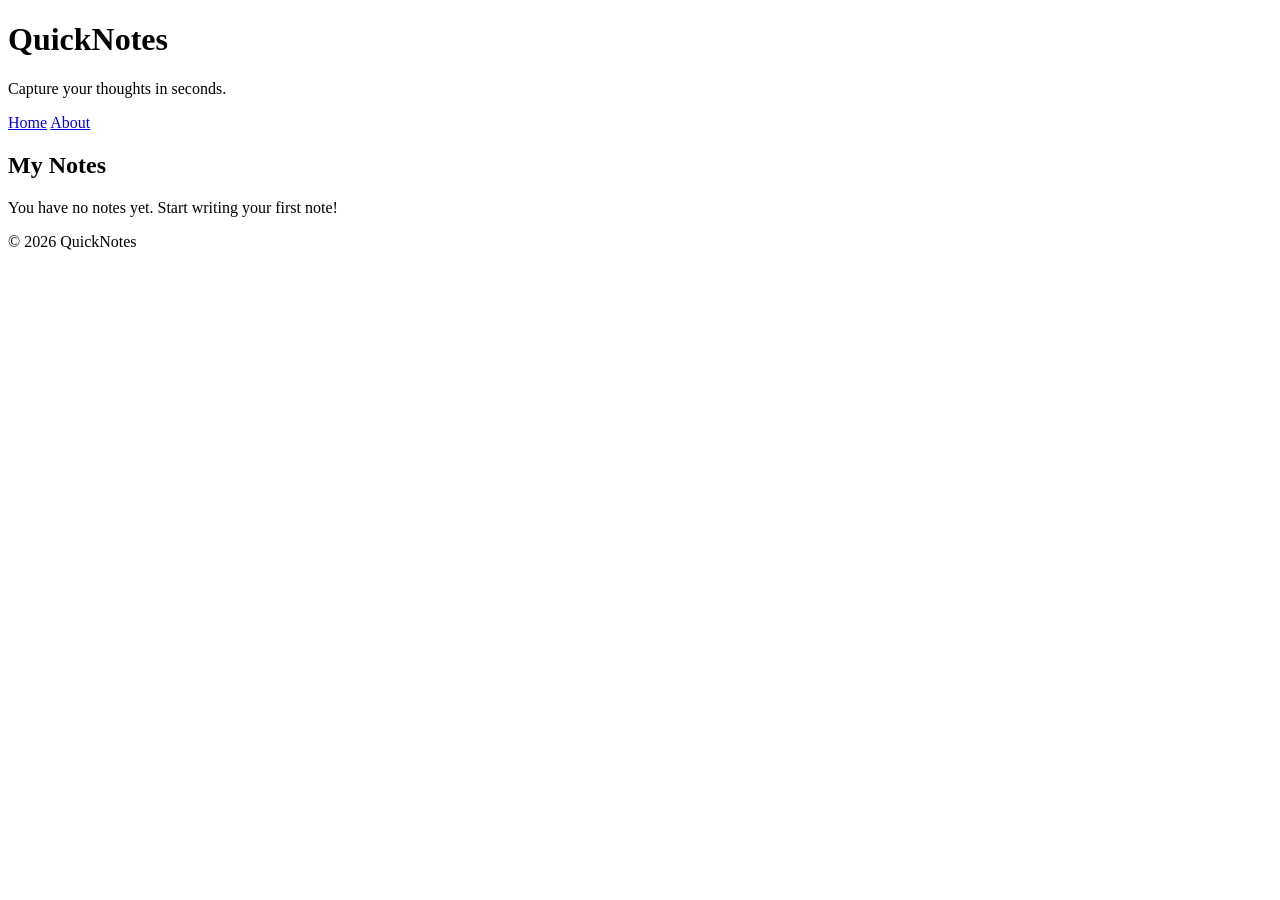
<file: day1/index.html>
<!DOCTYPE html>
<html lang="en">
<head>
  <meta charset="UTF-8">
  <meta name="viewport" content="width=device-width, initial-scale=1.0">
  <title>QuickNotes</title>
</head>
<body>
  <header>
    <h1>QuickNotes</h1>
    <p>Capture your thoughts in seconds.</p>
    <nav>
      <a href="index.html">Home</a>
      <a href="about.html">About</a>
    </nav>
  </header>

  <main>
    <h2>My Notes</h2>
    <p>You have no notes yet. Start writing your first note!</p>
  </main>

  <footer>
    <p>&copy; 2026 QuickNotes</p>
  </footer>
</body>
</html>
</file>
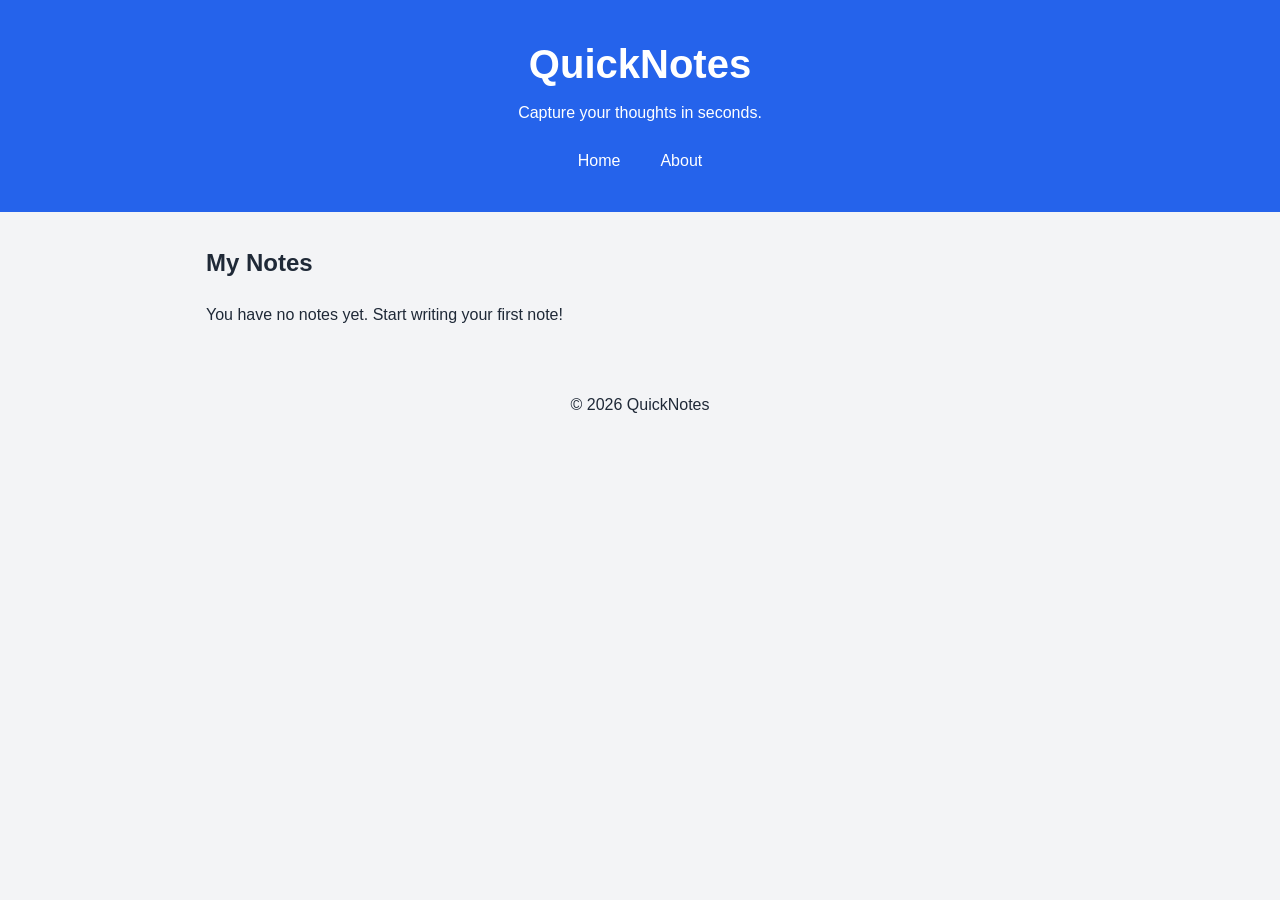
<file: day2/index.html>
<!DOCTYPE html>
<html lang="en">
<head>
  <meta charset="UTF-8">
  <meta name="viewport" content="width=device-width, initial-scale=1.0">
  <title>QuickNotes</title>
  <link rel="stylesheet" href="style.css">
</head>
<body>
  <header>
    <h1>QuickNotes</h1>
    <p>Capture your thoughts in seconds.</p>
    <nav>
      <a href="index.html">Home</a>
      <a href="about.html">About</a>
    </nav>
  </header>

  <main>
    <h2>My Notes</h2>
    <p>You have no notes yet. Start writing your first note!</p>
  </main>

  <footer>
    <p>&copy; 2026 QuickNotes</p>
  </footer>
</body>
</html>
</file>
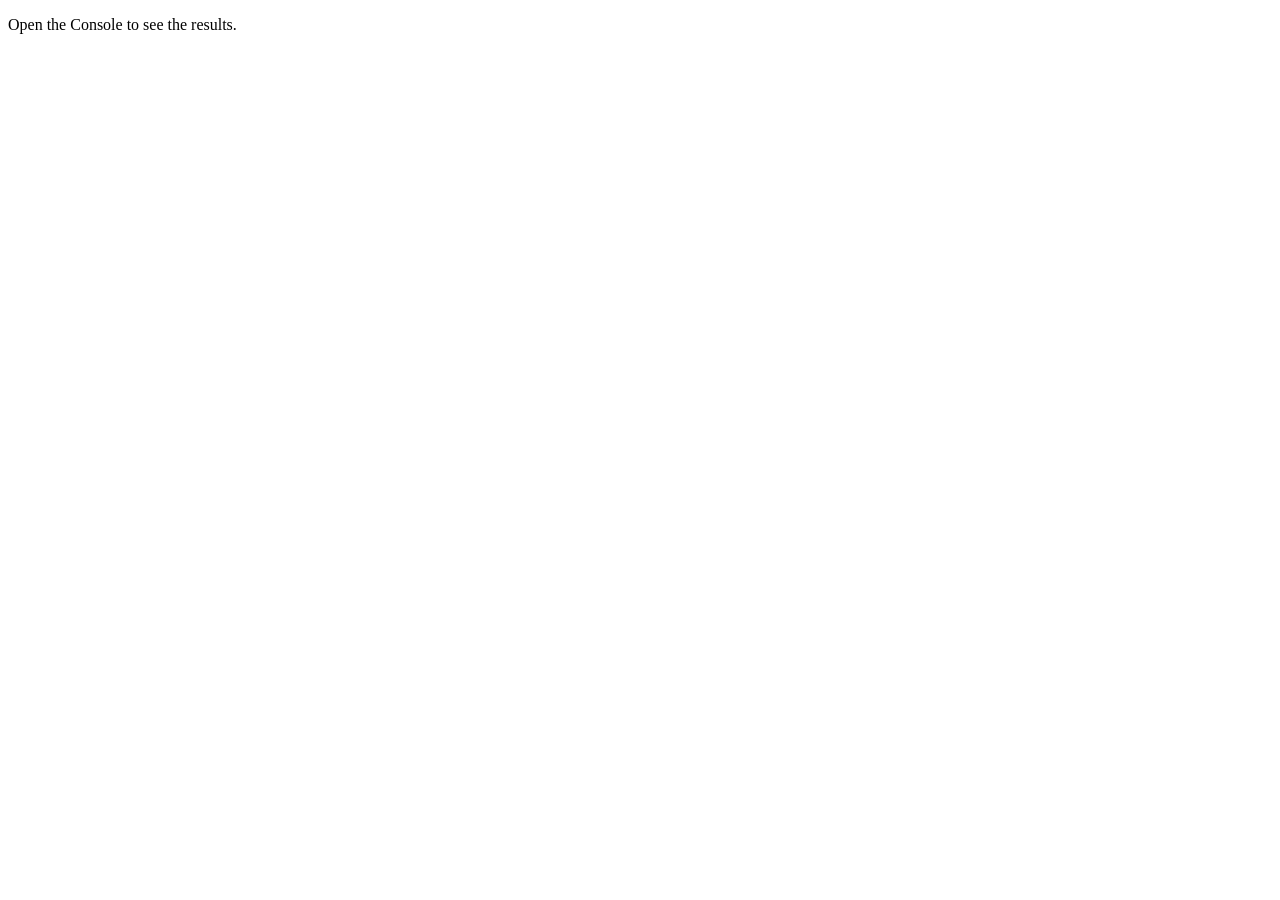
<file: day3/index.html>
<!DOCTYPE html>
<html lang="en">
  <head>
    <meta charset="UTF-8">
    <meta name="viewport" content="width=device-width, initial-scale=1.0">
    <title>Notes Toolkit</title>
    <script src="script.js" defer></script>
  </head>
  <body>
    <p>Open the Console to see the results.</p>
  </body>
</html>
</file>
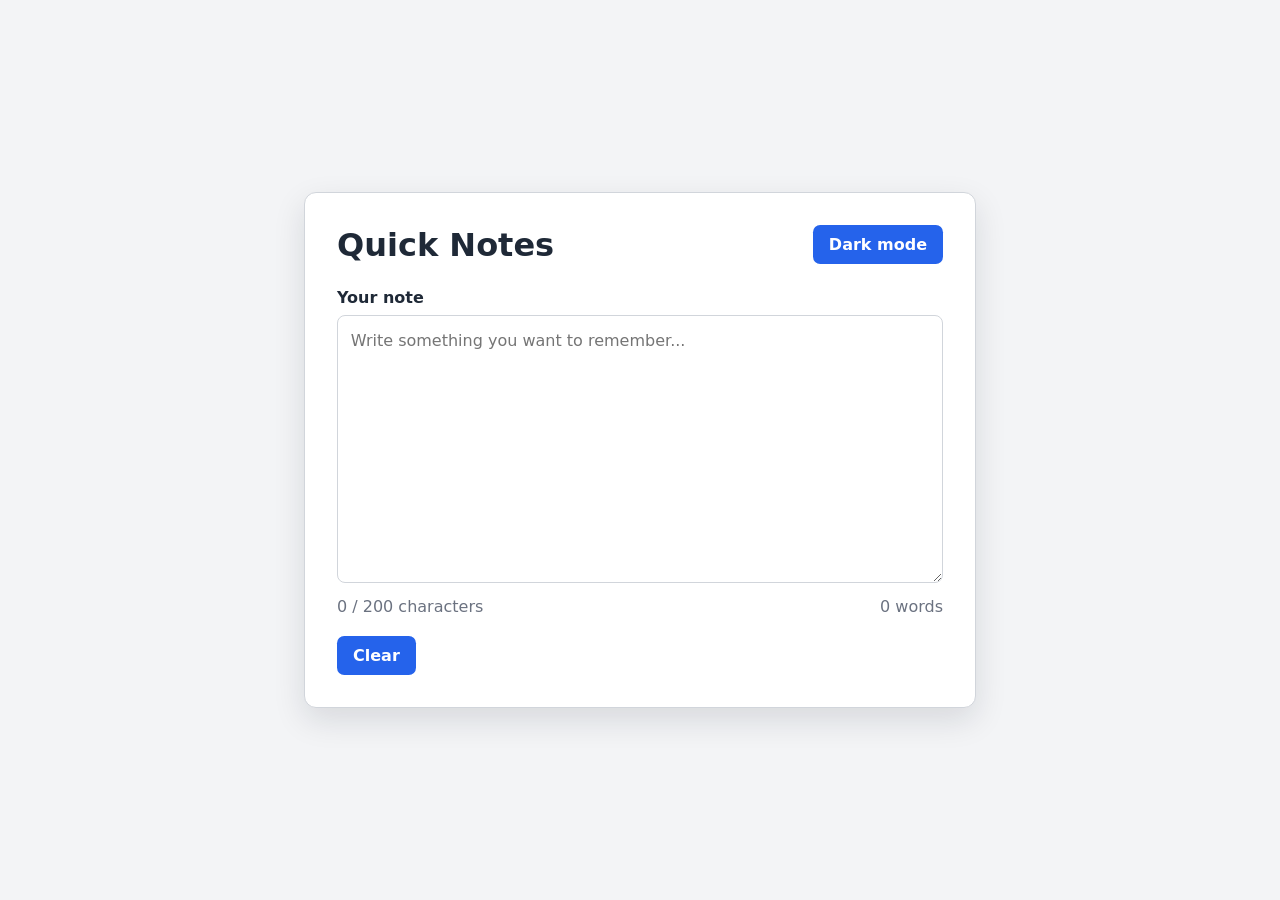
<file: day4/index.html>
<!DOCTYPE html>
<html lang="en">
<head>
  <meta charset="UTF-8">
  <meta name="viewport" content="width=device-width, initial-scale=1.0">
  <title>Quick Notes</title>
  <link rel="stylesheet" href="style.css">
  <script src="script.js" defer></script>
</head>
<body>
  <main class="note-card">
    <div class="heading-row">
      <h1>Quick Notes</h1>
      <button id="theme-toggle" type="button">Dark mode</button>
    </div>

    <label for="note-text">Your note</label>
    <textarea
      id="note-text"
      rows="10"
      maxlength="5000"
      placeholder="Write something you want to remember..."
    ></textarea>

    <div class="counts" aria-live="polite">
      <p id="char-count">0 / 200 characters</p>
      <p id="word-count">0 words</p>
    </div>

    <button id="clear-btn" type="button">Clear</button>
  </main>
</body>
</html>
</file>
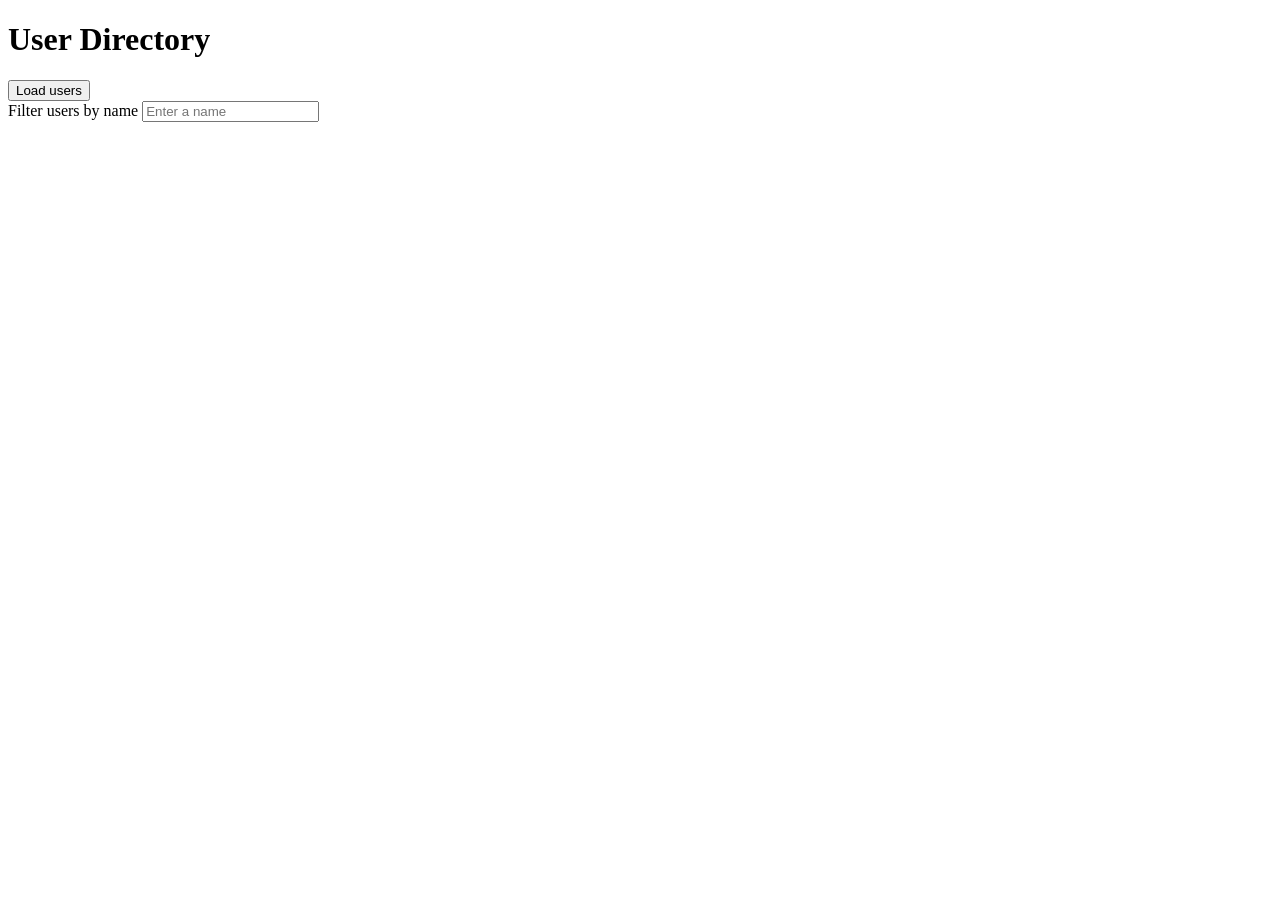
<file: day5/index.html>
<!DOCTYPE html>
<html lang="en">
<head>
  <meta charset="UTF-8">
  <meta name="viewport" content="width=device-width, initial-scale=1.0">
  <title>User Directory</title>
  <script src="users.js" defer></script>
</head>
<body>
  <main>
    <h1>User Directory</h1>

    <button id="load-users" type="button">Load users</button>

    <div>
      <label for="filter-input">Filter users by name</label>
      <input
        id="filter-input"
        type="search"
        placeholder="Enter a name"
        autocomplete="off"
      >
    </div>

    <p id="status" role="status" aria-live="polite"></p>
    <ul id="users-list"></ul>
  </main>
</body>
</html>
</file>
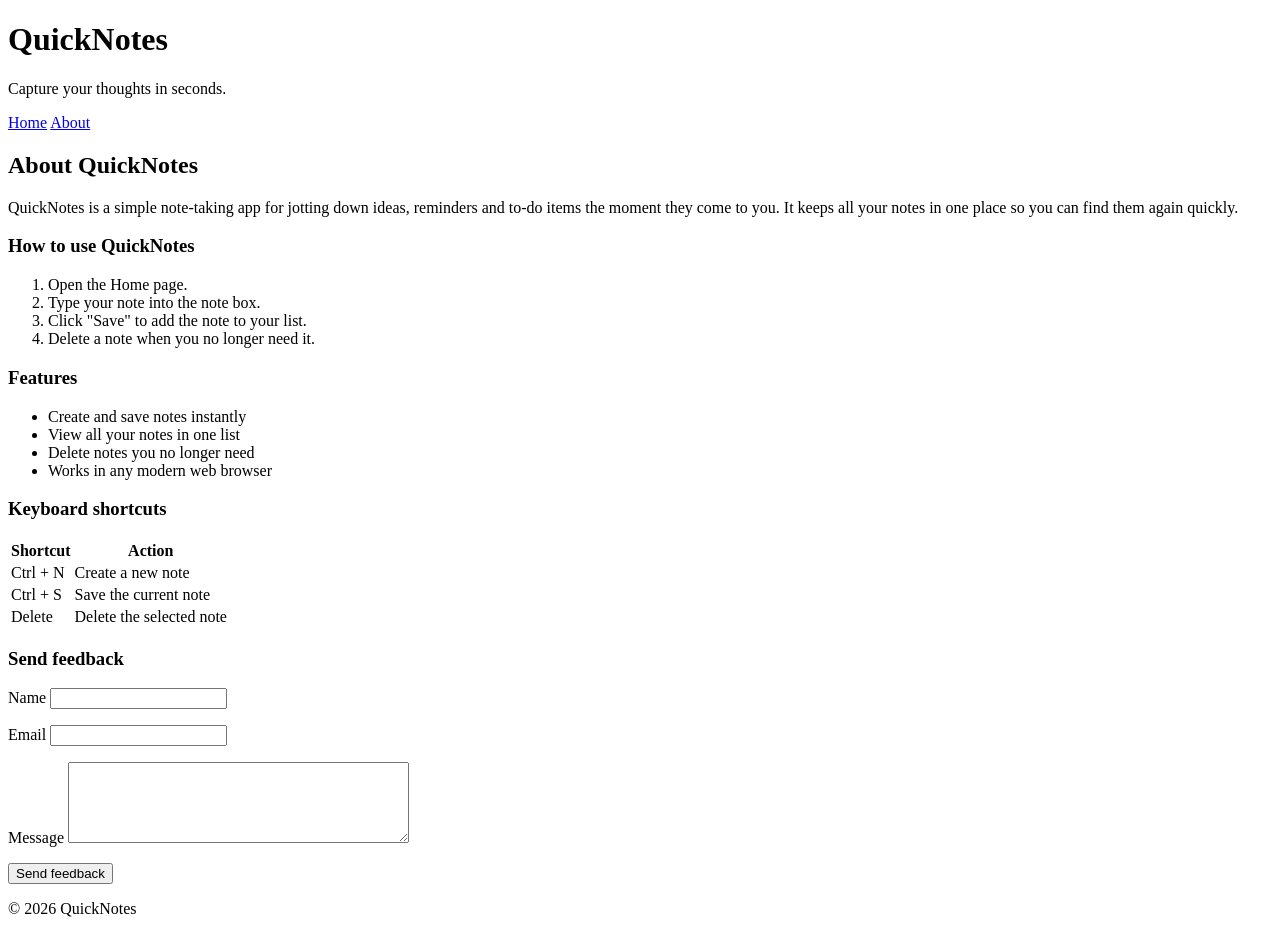
<file: day1/about.html>
<!DOCTYPE html>
<html lang="en">
<head>
  <meta charset="UTF-8">
  <meta name="viewport" content="width=device-width, initial-scale=1.0">
  <title>About - QuickNotes</title>
</head>
<body>
  <header>
    <h1>QuickNotes</h1>
    <p>Capture your thoughts in seconds.</p>
    <nav>
      <a href="index.html">Home</a>
      <a href="about.html">About</a>
    </nav>
  </header>

  <main>
    <h2>About QuickNotes</h2>
    <p>QuickNotes is a simple note-taking app for jotting down ideas, reminders and to-do items the moment they come to you. It keeps all your notes in one place so you can find them again quickly.</p>

    <section>
      <h3>How to use QuickNotes</h3>
      <ol>
        <li>Open the Home page.</li>
        <li>Type your note into the note box.</li>
        <li>Click "Save" to add the note to your list.</li>
        <li>Delete a note when you no longer need it.</li>
      </ol>
    </section>

    <section>
      <h3>Features</h3>
      <ul>
        <li>Create and save notes instantly</li>
        <li>View all your notes in one list</li>
        <li>Delete notes you no longer need</li>
        <li>Works in any modern web browser</li>
      </ul>
    </section>

    <section>
      <h3>Keyboard shortcuts</h3>
      <table>
        <thead>
          <tr>
            <th>Shortcut</th>
            <th>Action</th>
          </tr>
        </thead>
        <tbody>
          <tr>
            <td>Ctrl + N</td>
            <td>Create a new note</td>
          </tr>
          <tr>
            <td>Ctrl + S</td>
            <td>Save the current note</td>
          </tr>
          <tr>
            <td>Delete</td>
            <td>Delete the selected note</td>
          </tr>
        </tbody>
      </table>
    </section>

    <section>
      <h3>Send feedback</h3>
      <form action="#" method="post">
        <p>
          <label for="name">Name</label>
          <input type="text" id="name" name="name" required>
        </p>
        <p>
          <label for="email">Email</label>
          <input type="email" id="email" name="email" required>
        </p>
        <p>
          <label for="message">Message</label>
          <textarea id="message" name="message" rows="5" cols="40" required></textarea>
        </p>
        <p>
          <button type="submit">Send feedback</button>
        </p>
      </form>
    </section>
  </main>

  <footer>
    <p>&copy; 2026 QuickNotes</p>
  </footer>
</body>
</html>
</file>
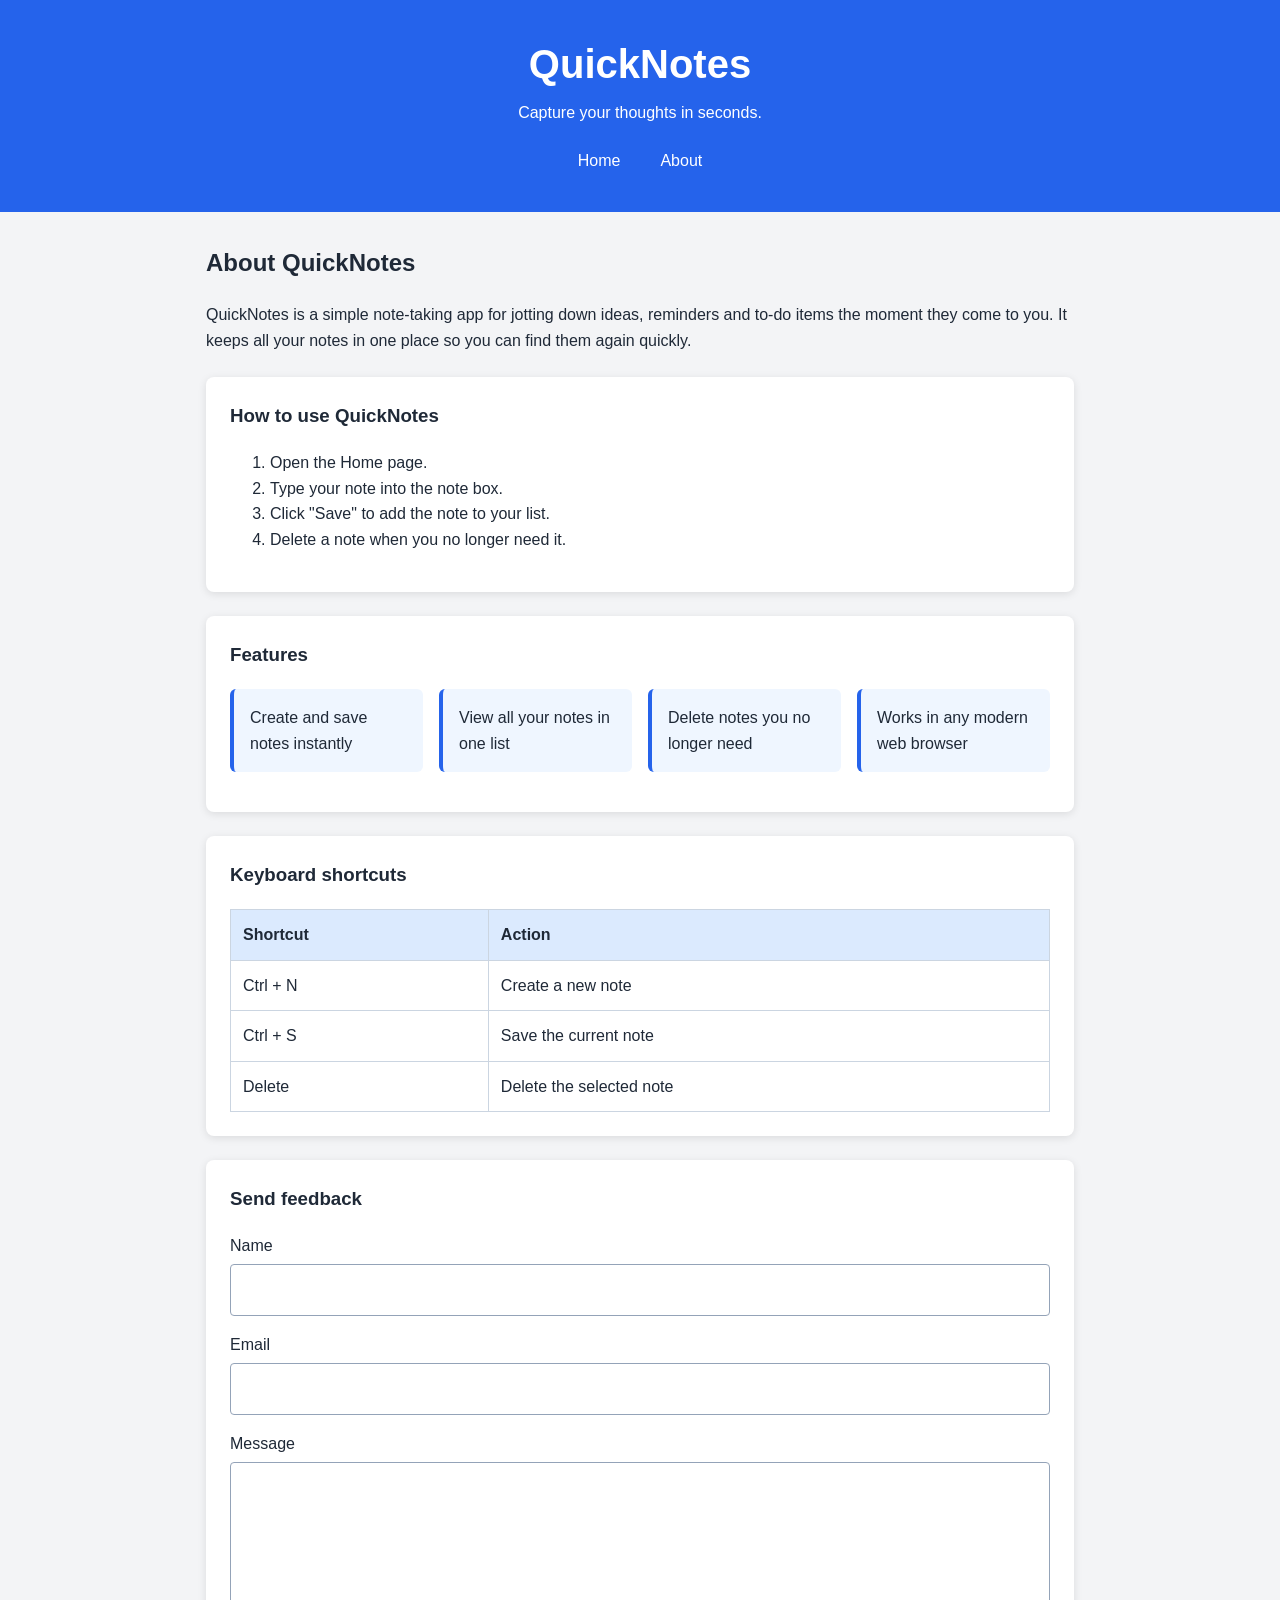
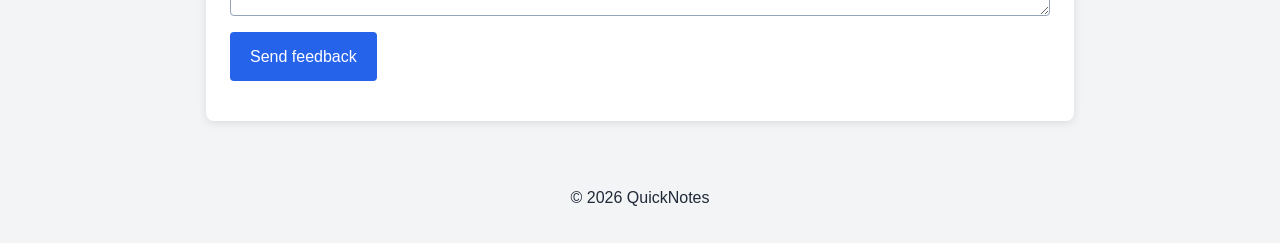
<file: day2/about.html>
<!DOCTYPE html>
<html lang="en">
<head>
  <meta charset="UTF-8">
  <meta name="viewport" content="width=device-width, initial-scale=1.0">
  <title>About - QuickNotes</title>
  <link rel="stylesheet" href="style.css">
</head>
<body>
  <header>
    <h1>QuickNotes</h1>
    <p>Capture your thoughts in seconds.</p>
    <nav>
      <a href="index.html">Home</a>
      <a href="about.html">About</a>
    </nav>
  </header>

  <main>
    <h2>About QuickNotes</h2>
    <p>QuickNotes is a simple note-taking app for jotting down ideas, reminders and to-do items the moment they come to you. It keeps all your notes in one place so you can find them again quickly.</p>

    <section>
      <h3>How to use QuickNotes</h3>
      <ol>
        <li>Open the Home page.</li>
        <li>Type your note into the note box.</li>
        <li>Click "Save" to add the note to your list.</li>
        <li>Delete a note when you no longer need it.</li>
      </ol>
    </section>

    <section>
      <h3>Features</h3>
      <ul class="features">
        <li>Create and save notes instantly</li>
        <li>View all your notes in one list</li>
        <li>Delete notes you no longer need</li>
        <li>Works in any modern web browser</li>
      </ul>
    </section>

    <section>
      <h3>Keyboard shortcuts</h3>
      <table>
        <thead>
          <tr>
            <th>Shortcut</th>
            <th>Action</th>
          </tr>
        </thead>
        <tbody>
          <tr>
            <td>Ctrl + N</td>
            <td>Create a new note</td>
          </tr>
          <tr>
            <td>Ctrl + S</td>
            <td>Save the current note</td>
          </tr>
          <tr>
            <td>Delete</td>
            <td>Delete the selected note</td>
          </tr>
        </tbody>
      </table>
    </section>

    <section>
      <h3>Send feedback</h3>
      <form action="#" method="post">
        <p>
          <label for="name">Name</label>
          <input type="text" id="name" name="name" required>
        </p>
        <p>
          <label for="email">Email</label>
          <input type="email" id="email" name="email" required>
        </p>
        <p>
          <label for="message">Message</label>
          <textarea id="message" name="message" rows="5" cols="40" required></textarea>
        </p>
        <p>
          <button type="submit">Send feedback</button>
        </p>
      </form>
    </section>
  </main>

  <footer>
    <p>&copy; 2026 QuickNotes</p>
  </footer>
</body>
</html>
</file>
<file: day2/style.css>
*,
*::before,
*::after {
  box-sizing: border-box;
}

body {
  margin: 0;
  background-color: #f3f4f6;
  color: #1f2937;
  font-family: Arial, Helvetica, sans-serif;
  line-height: 1.6;
}

/* Header and navigation */
header {
  padding: 2rem 1rem;
  background-color: #2563eb;
  color: #ffffff;
  text-align: center;
}

header h1 {
  margin: 0;
  font-size: 2.5rem;
}

header p {
  margin: 0.25rem 0 1rem;
}

nav {
  display: flex;
  justify-content: center;
  gap: 16px;
}

nav a {
  padding: 0.4rem 0.75rem;
  border-radius: 4px;
  color: #ffffff;
  text-decoration: none;
  transition: background-color 0.2s ease, color 0.2s ease;
}

nav a:hover,
nav a:focus-visible {
  background-color: #ffffff;
  color: #1d4ed8;
}

main {
  max-width: 900px;
  margin: 2rem auto;
  padding: 0 1rem;
}

section {
  margin-top: 1.5rem;
  padding: 1.5rem;
  border-radius: 8px;
  background-color: #ffffff;
  box-shadow: 0 2px 8px rgb(0 0 0 / 10%);
}

section h3 {
  margin-top: 0;
}

.features {
  display: grid;
  grid-template-columns: repeat(auto-fit, minmax(180px, 1fr));
  gap: 1rem;
  padding: 0;
  list-style: none;
}

.features li {
  padding: 1rem;
  border-left: 4px solid #2563eb;
  border-radius: 6px;
  background-color: #eff6ff;
}

/* Shortcuts table */
table {
  width: 100%;
  border-collapse: collapse;
}

th,
td {
  padding: 0.75rem;
  border: 1px solid #cbd5e1;
  text-align: left;
}

th {
  background-color: #dbeafe;
}

form p {
  display: flex;
  flex-direction: column;
  gap: 0.35rem;
}

input,
textarea {
  width: 100%;
  padding: 0.75rem;
  border: 1px solid #94a3b8;
  border-radius: 4px;
  font: inherit;
}

input:focus,
textarea:focus {
  border-color: #2563eb;
  outline: 2px solid #bfdbfe;
}

button {
  align-self: flex-start;
  padding: 0.75rem 1.25rem;
  border: 0;
  border-radius: 4px;
  background-color: #2563eb;
  color: #ffffff;
  font: inherit;
  cursor: pointer;
  transition: background-color 0.2s ease, transform 0.2s ease;
}

button:hover,
button:focus-visible {
  background-color: #1d4ed8;
  transform: translateY(-2px);
}

footer {
  padding: 1rem;
  text-align: center;
}

@media (max-width: 600px) {
  header {
    padding: 1.25rem 0.75rem;
  }

  header h1 {
    font-size: 2rem;
  }

  main {
    margin: 1rem auto;
  }

  section {
    padding: 1rem;
  }
}
</file>
<file: day4/style.css>
:root {
  --background: #f3f4f6;
  --surface: #ffffff;
  --text: #1f2937;
  --muted: #6b7280;
  --border: #d1d5db;
  --accent: #2563eb;
  --accent-hover: #1d4ed8;
  --button-text: #ffffff;
  --warning: #d97706;
  --danger: #dc2626;
  --shadow: rgba(15, 23, 42, 0.12);
}

body.dark {
  --background: #111827;
  --surface: #1f2937;
  --text: #f9fafb;
  --muted: #d1d5db;
  --border: #4b5563;
  --accent: #60a5fa;
  --accent-hover: #93c5fd;
  --button-text: #111827;
  --warning: #f59e0b;
  --danger: #f87171;
  --shadow: rgba(0, 0, 0, 0.35);
}

* {
  box-sizing: border-box;
}

body {
  min-height: 100vh;
  margin: 0;
  padding: 2rem 1rem;
  display: grid;
  place-items: center;
  color: var(--text);
  background: var(--background);
  font-family: system-ui, -apple-system, BlinkMacSystemFont, "Segoe UI", sans-serif;
  transition: color 0.2s, background-color 0.2s;
}

.note-card {
  width: min(100%, 42rem);
  padding: 2rem;
  border: 1px solid var(--border);
  border-radius: 0.75rem;
  background: var(--surface);
  box-shadow: 0 0.75rem 2rem var(--shadow);
}

.heading-row,
.counts {
  display: flex;
  align-items: center;
  justify-content: space-between;
  gap: 1rem;
}

h1 {
  margin: 0;
}

label {
  display: block;
  margin: 1.5rem 0 0.5rem;
  font-weight: 600;
}

textarea {
  width: 100%;
  padding: 0.8rem;
  resize: vertical;
  border: 1px solid var(--border);
  border-radius: 0.5rem;
  color: var(--text);
  background: var(--surface);
  font: inherit;
  line-height: 1.5;
}

textarea:focus-visible,
button:focus-visible {
  outline: 3px solid var(--accent);
  outline-offset: 2px;
}

.counts {
  color: var(--muted);
}

.counts p {
  margin: 0.6rem 0 1.25rem;
}

#char-count.warning {
  color: var(--warning);
}

#char-count.over {
  color: var(--danger);
  font-weight: 700;
}

button {
  padding: 0.65rem 1rem;
  border: 0;
  border-radius: 0.45rem;
  color: var(--button-text);
  background: var(--accent);
  font: inherit;
  font-weight: 600;
  cursor: pointer;
}

button:hover {
  background: var(--accent-hover);
}

@media (max-width: 30rem) {
  .note-card {
    padding: 1.25rem;
  }
}
</file>
